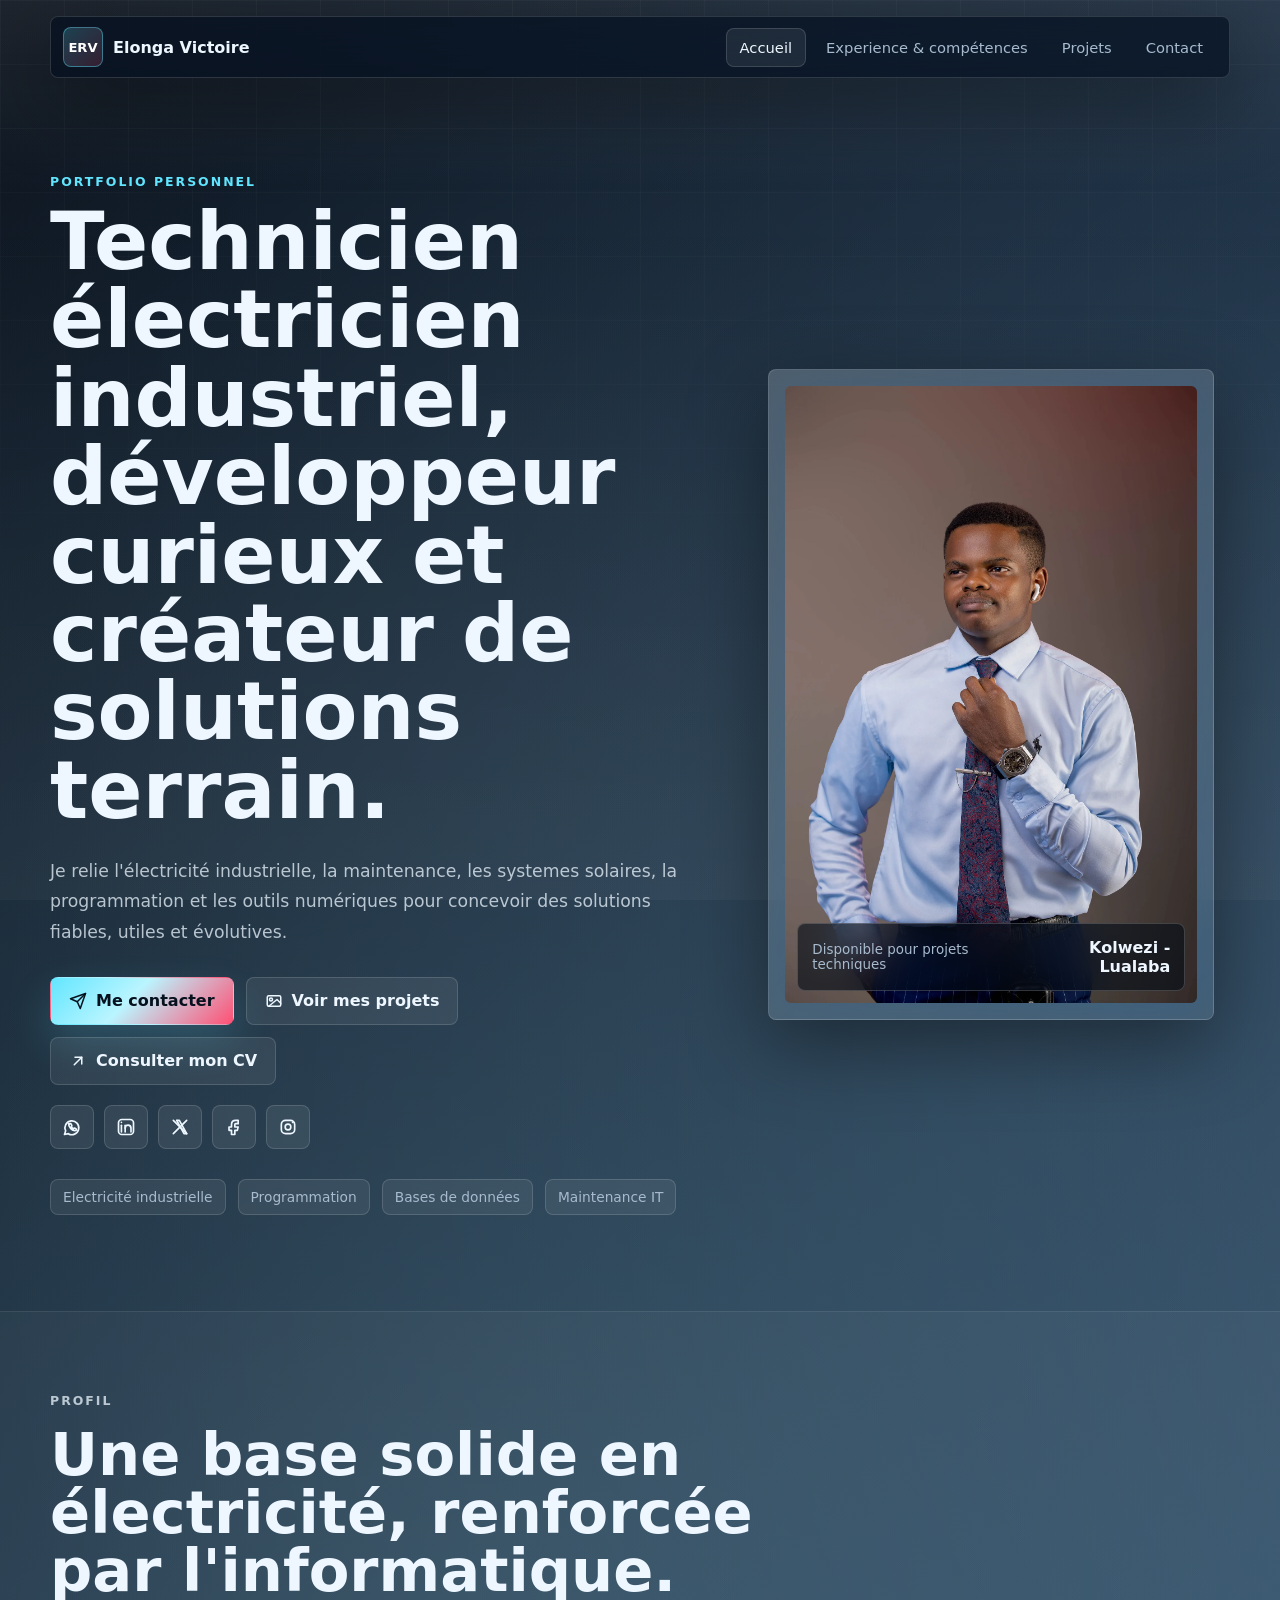
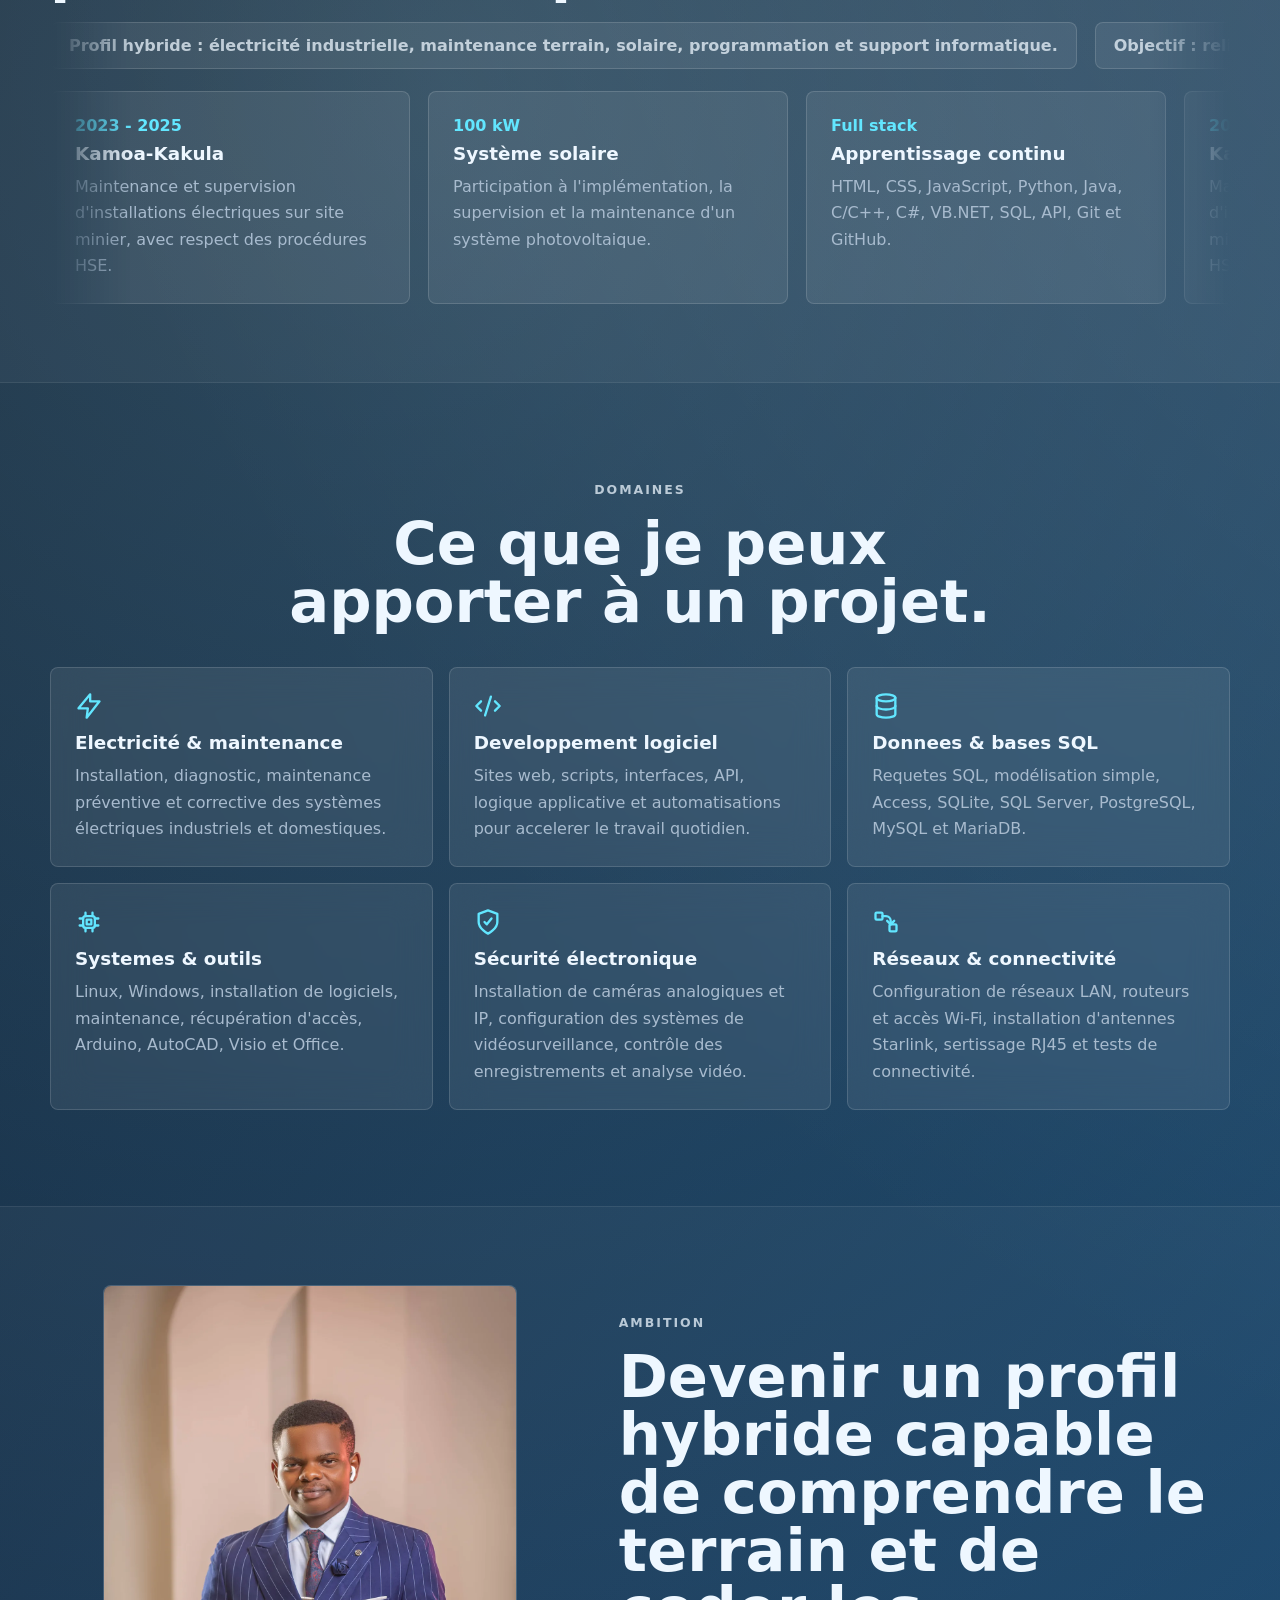
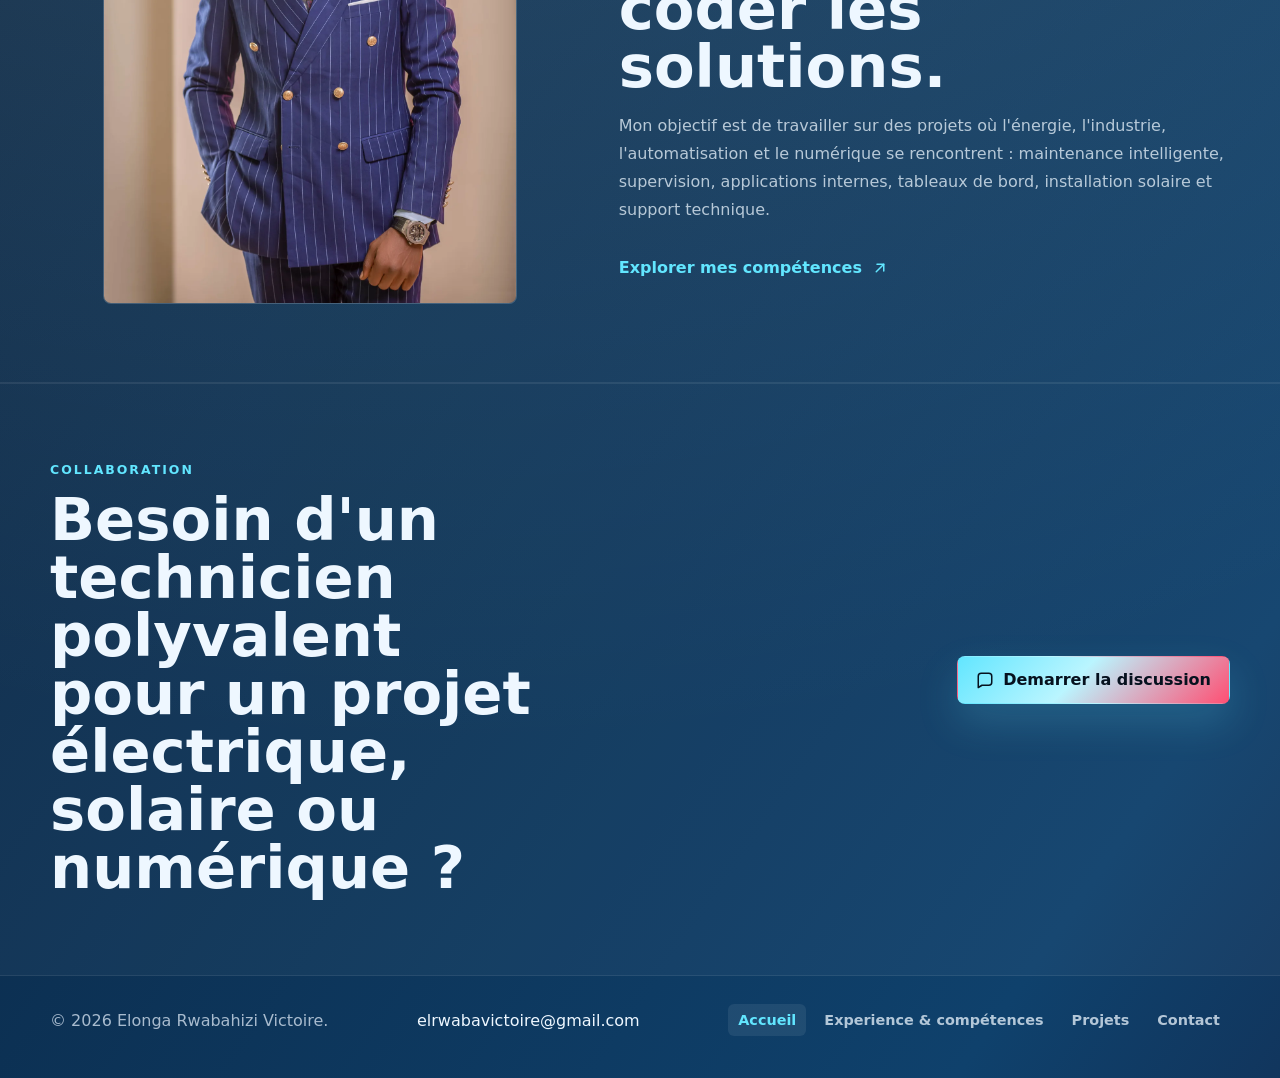
<file: index.html>
<!doctype html>
<html lang="fr">
  <head>
    <meta charset="utf-8">
    <meta name="viewport" content="width=device-width, initial-scale=1">
    <meta name="description" content="Portfolio professionnel de Elonga Rwabahizi Victoire, technicien electricien industriel et developpeur autodidacte.">
    <title>Elonga Rwabahizi Victoire - Portfolio</title>
    <link rel="stylesheet" href="assets/css/styles.css">
    <script src="assets/js/icons.js" defer></script>
    <script src="assets/js/main.js?v=20260712-2" defer></script>
  </head>
  <body data-page="home">
    <div class="site-shell">
      <header class="site-header" data-header>
        <a class="brand" href="index.html" aria-label="Accueil portfolio Elonga Rwabahizi Victoire">
          <span class="brand-mark">ERV</span>
          <span>Elonga Victoire</span>
        </a>
        <button class="nav-toggle icon-button" type="button" aria-label="Ouvrir le menu" aria-expanded="false" data-nav-toggle>
          <i data-lucide="menu"></i>
        </button>
        <nav class="main-nav" data-nav>
          <a class="active" href="index.html">Accueil</a>
          <a href="pages/competences.html">Experience & compétences</a>
          <a href="pages/projets.html">Projets</a>
          <a href="pages/contact.html">Contact</a>
        </nav>
      </header>

      <main>
        <section class="hero section-pad">
          <div class="hero-copy">
            <p class="eyebrow reveal">Portfolio personnel</p>
            <h1 class="hero-title reveal reveal-words">Technicien électricien industriel, développeur curieux et créateur de solutions terrain.</h1>
            <p class="hero-lead reveal">
              Je relie l'électricité industrielle, la maintenance, les systemes solaires, la programmation et les outils numériques pour concevoir des solutions fiables, utiles et évolutives.
            </p>
            <div class="hero-actions reveal">
              <a class="btn btn-primary magnetic" href="pages/contact.html">
                <i data-lucide="send"></i>
                Me contacter
              </a>
              <a class="btn btn-ghost magnetic" href="pages/projets.html">
                <i data-lucide="image"></i>
                Voir mes projets
              </a>
              <a class="btn btn-ghost magnetic" href="assets/docs/CV_Elonga_Rwabahizi_Victoire.pdf" target="_blank" rel="noopener">
                <i data-lucide="arrow-up-right"></i>
                Consulter mon CV
              </a>
            </div>
            <div class="social-links hero-social reveal" aria-label="Reseaux sociaux">
              <a class="social-link" href="https://wa.me/243977865911" target="_blank" rel="noopener" aria-label="WhatsApp"><i data-lucide="whatsapp"></i></a>
              <a class="social-link" href="https://www.linkedin.com/in/el-rwaba-victoire-196b5b316?utm_source=share_via&utm_content=profile&utm_medium=member_ios" target="_blank" rel="noopener" aria-label="LinkedIn"><i data-lucide="linkedin"></i></a>
              <a class="social-link" href="https://x.com/elrwabavictoire?s=11" target="_blank" rel="noopener" aria-label="Twitter X"><i data-lucide="twitter"></i></a>
              <a class="social-link" href="https://www.facebook.com/share/14kEEQC3LFH/?mibextid=wwXIfr" target="_blank" rel="noopener" aria-label="Facebook"><i data-lucide="facebook"></i></a>
              <a class="social-link" href="https://www.instagram.com/elrwabavictoire?utm_source=qr" target="_blank" rel="noopener" aria-label="Instagram"><i data-lucide="instagram"></i></a>
            </div>
            <div class="hero-tags reveal" aria-label="Competences principales">
              <span>Electricité industrielle</span>
              <span>Programmation</span>
              <span>Bases de données</span>
              <span>Maintenance IT</span>
            </div>
          </div>

          <div class="hero-visual reveal">
            <div class="portrait-glass magnetic">
              <img src="assets/images/portrait-main.webp" alt="Portrait professionnel de Elonga Rwabahizi Victoire">
              <div class="portrait-caption">
                <span>Disponible pour projets techniques</span>
                <strong>Kolwezi - Lualaba</strong>
              </div>
            </div>
          </div>
        </section>

        <section class="quick-profile full-band">
          <div class="section-inner profile-marquee reveal">
            <div class="section-heading profile-marquee-heading">
              <p class="eyebrow">Profil</p>
              <h2>Une base solide en électricité, renforcée par l'informatique.</h2>
            </div>
            <div class="profile-marquee-row profile-text-marquee" aria-label="Profil en mouvement">
              <div class="profile-marquee-track">
                <span>Profil hybride : électricité industrielle, maintenance terrain, solaire, programmation et support informatique.</span>
                <span>Objectif : relier l'énergie, l'industrie, les données et les applications utiles aux opérations.</span>
                <span>Approche : securité, diagnostic, documentation, apprentissage continu et solutions pragmatiques.</span>
              </div>
              <div class="profile-marquee-track" aria-hidden="true">
                <span>Profil hybride : électricité industrielle, maintenance terrain, solaire, programmation et support informatique.</span>
                <span>Objectif : relier l'énergie, l'industrie, les données et les applications utiles aux opérations.</span>
                <span>Approche : securité, diagnostic, documentation, apprentissage continu et solutions pragmatiques.</span>
              </div>
            </div>
            <div class="profile-marquee-row profile-card-marquee" aria-label="Points forts">
              <div class="profile-card-track">
                <article class="metric-card magnetic">
                  <span>2023 - 2025</span>
                  <strong>Kamoa-Kakula</strong>
                  <p>Maintenance et supervision d'installations électriques sur site minier, avec respect des procédures HSE.</p>
                </article>
                <article class="metric-card magnetic">
                  <span>100 kW</span>
                  <strong>Système solaire</strong>
                  <p>Participation à l'implémentation, la supervision et la maintenance d'un système photovoltaique.</p>
                </article>
                <article class="metric-card magnetic">
                  <span>Full stack</span>
                  <strong>Apprentissage continu</strong>
                  <p>HTML, CSS, JavaScript, Python, Java, C/C++, C#, VB.NET, SQL, API, Git et GitHub.</p>
                </article>
              </div>
              <div class="profile-card-track" aria-hidden="true">
                <article class="metric-card magnetic">
                  <span>2023 - 2025</span>
                  <strong>Kamoa-Kakula</strong>
                  <p>Maintenance et supervision d'installations électriques sur site minier, avec respect des procédures HSE.</p>
                </article>
                <article class="metric-card magnetic">
                  <span>100 kW</span>
                  <strong>Systeme solaire</strong>
                  <p>Participation à l'implémentation, la supervision et la maintenance d'un système photovoltaique.</p>
                </article>
                <article class="metric-card magnetic">
                  <span>Full stack</span>
                  <strong>Apprentissage continu</strong>
                  <p>HTML, CSS, JavaScript, Python, Java, C/C++, C#, VB.NET, SQL, API, Git et GitHub.</p>
                </article>
              </div>
            </div>
          </div>
        </section>

        <section class="section-pad">
          <div class="section-heading centered reveal">
            <p class="eyebrow">Domaines</p>
            <h2>Ce que je peux apporter à un projet.</h2>
          </div>
          <div class="expertise-grid">
            <article class="skill-card reveal magnetic">
              <i data-lucide="zap"></i>
              <h3>Electricité & maintenance</h3>
              <p>Installation, diagnostic, maintenance préventive et corrective des systèmes électriques industriels et domestiques.</p>
            </article>
            <article class="skill-card reveal magnetic">
              <i data-lucide="code-2"></i>
              <h3>Developpement logiciel</h3>
              <p>Sites web, scripts, interfaces, API, logique applicative et automatisations pour accelerer le travail quotidien.</p>
            </article>
            <article class="skill-card reveal magnetic">
              <i data-lucide="database"></i>
              <h3>Donnees & bases SQL</h3>
              <p>Requetes SQL, modélisation simple, Access, SQLite, SQL Server, PostgreSQL, MySQL et MariaDB.</p>
            </article>
            <article class="skill-card reveal magnetic">
              <i data-lucide="cpu"></i>
              <h3>Systemes & outils</h3>
              <p>Linux, Windows, installation de logiciels, maintenance, récupération d'accès, Arduino, AutoCAD, Visio et Office.</p>
            </article>
            <article class="skill-card reveal magnetic">
              <i data-lucide="shield-check"></i>
              <h3>Sécurité électronique</h3>
              <p>Installation de caméras analogiques et IP, configuration des systèmes de vidéosurveillance, contrôle des enregistrements et analyse vidéo.</p>
            </article>
            <article class="skill-card reveal magnetic">
              <i data-lucide="workflow"></i>
              <h3>Réseaux & connectivité</h3>
              <p>Configuration de réseaux LAN, routeurs et accès Wi-Fi, installation d'antennes Starlink, sertissage RJ45 et tests de connectivité.</p>
            </article>
          </div>
        </section>

        <section class="story-band">
          <div class="section-inner story-layout">
            <div class="story-media reveal magnetic">
              <img src="assets/images/portrait-suit.webp" alt="Elonga Rwabahizi Victoire en tenue professionnelle">
            </div>
            <div class="story-copy reveal magnetic">
              <p class="eyebrow">Ambition</p>
              <h2>Devenir un profil hybride capable de comprendre le terrain et de coder les solutions.</h2>
              <p>
                Mon objectif est de travailler sur des projets où l'énergie, l'industrie, l'automatisation et le numérique se rencontrent : maintenance intelligente, supervision, applications internes, tableaux de bord, installation solaire et support technique.
              </p>
              <a class="inline-link" href="pages/competences.html">
                Explorer mes compétences
                <i data-lucide="arrow-up-right"></i>
              </a>
            </div>
          </div>
        </section>

        <section class="cta-band">
          <div class="section-inner cta-layout reveal">
            <div>
              <p class="eyebrow">Collaboration</p>
              <h2>Besoin d'un technicien polyvalent pour un projet électrique, solaire ou numérique ?</h2>
            </div>
            <a class="btn btn-primary magnetic" href="pages/contact.html">
              <i data-lucide="message-square"></i>
              Demarrer la discussion
            </a>
          </div>
        </section>
      </main>

      <footer class="site-footer">
        <span>&copy; 2026 Elonga Rwabahizi Victoire.</span>
        <a href="mailto:elrwabavictoire@gmail.com">elrwabavictoire@gmail.com</a>
        <nav class="footer-nav" aria-label="Navigation de bas de page">
          <a class="active" href="index.html">Accueil</a>
          <a href="pages/competences.html">Experience & compétences</a>
          <a href="pages/projets.html">Projets</a>
          <a href="pages/contact.html">Contact</a>
        </nav>
      </footer>
    </div>
  </body>
</html>
</file>
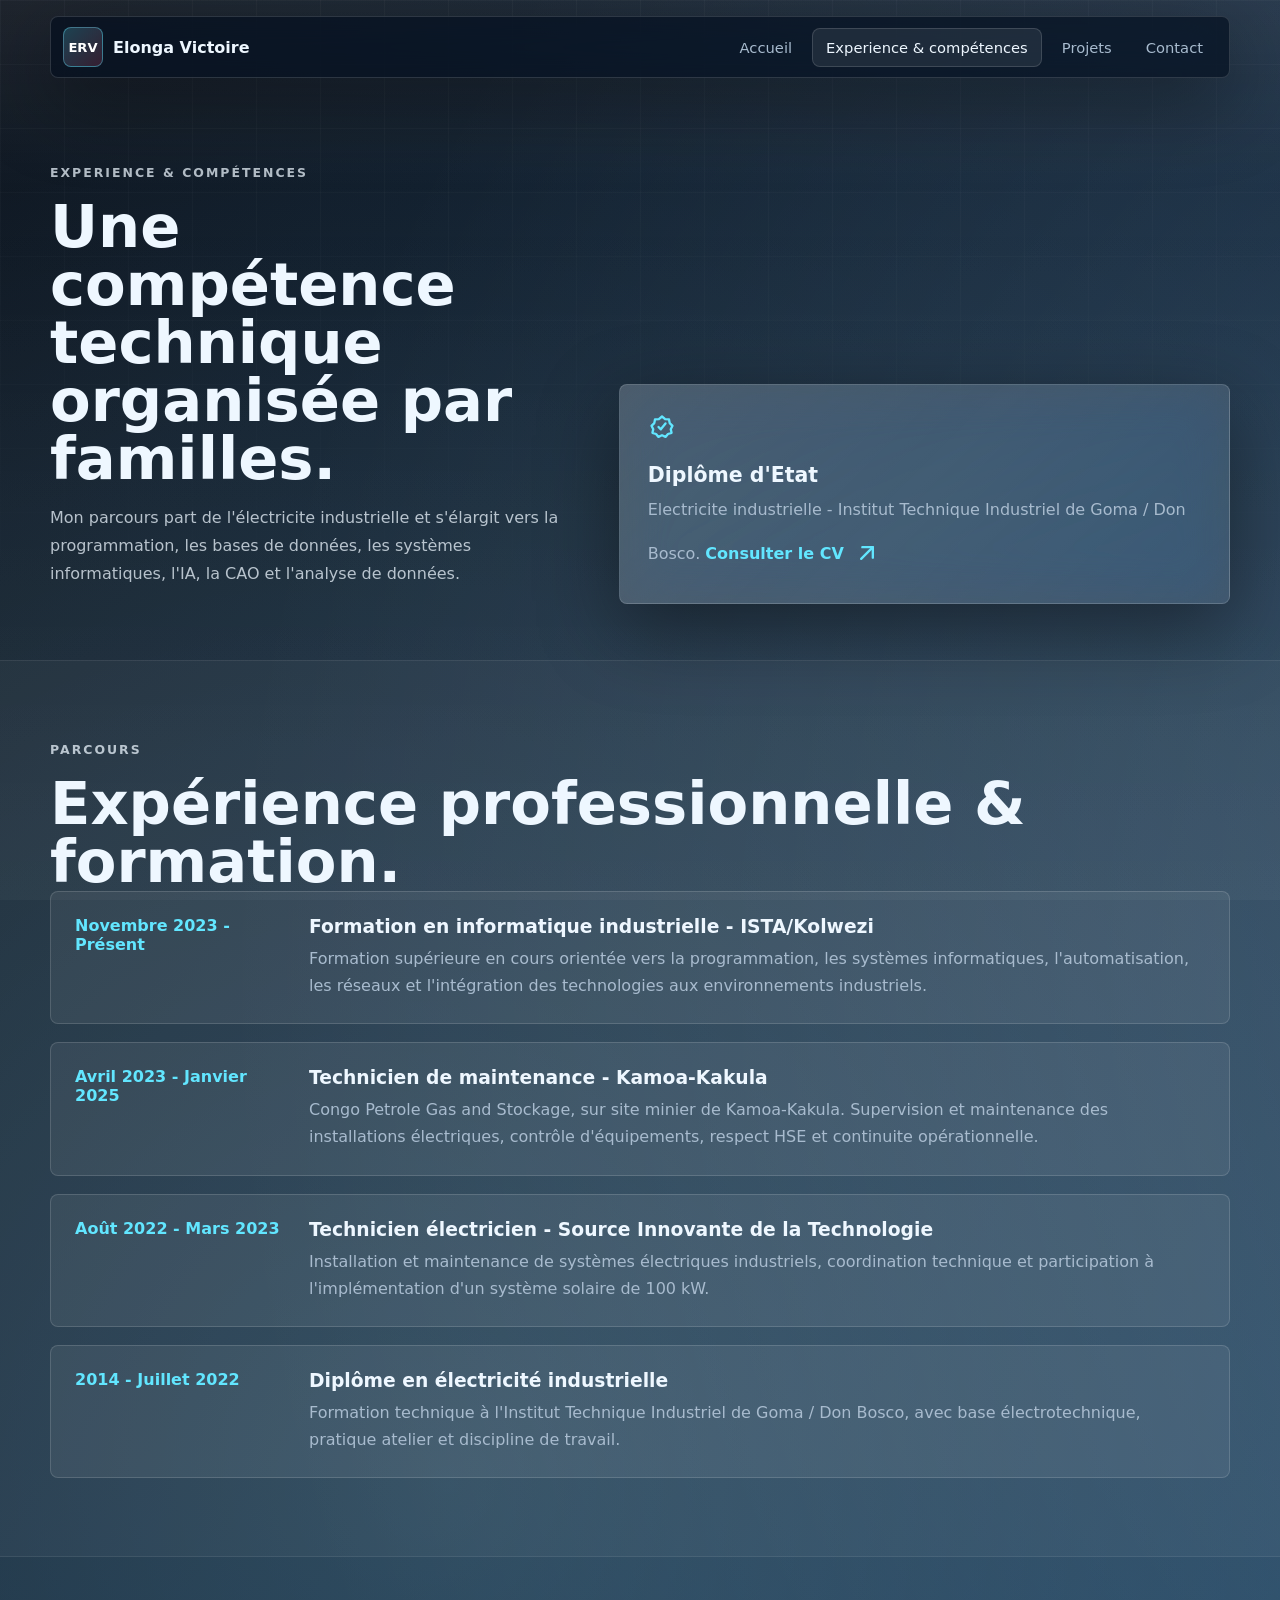
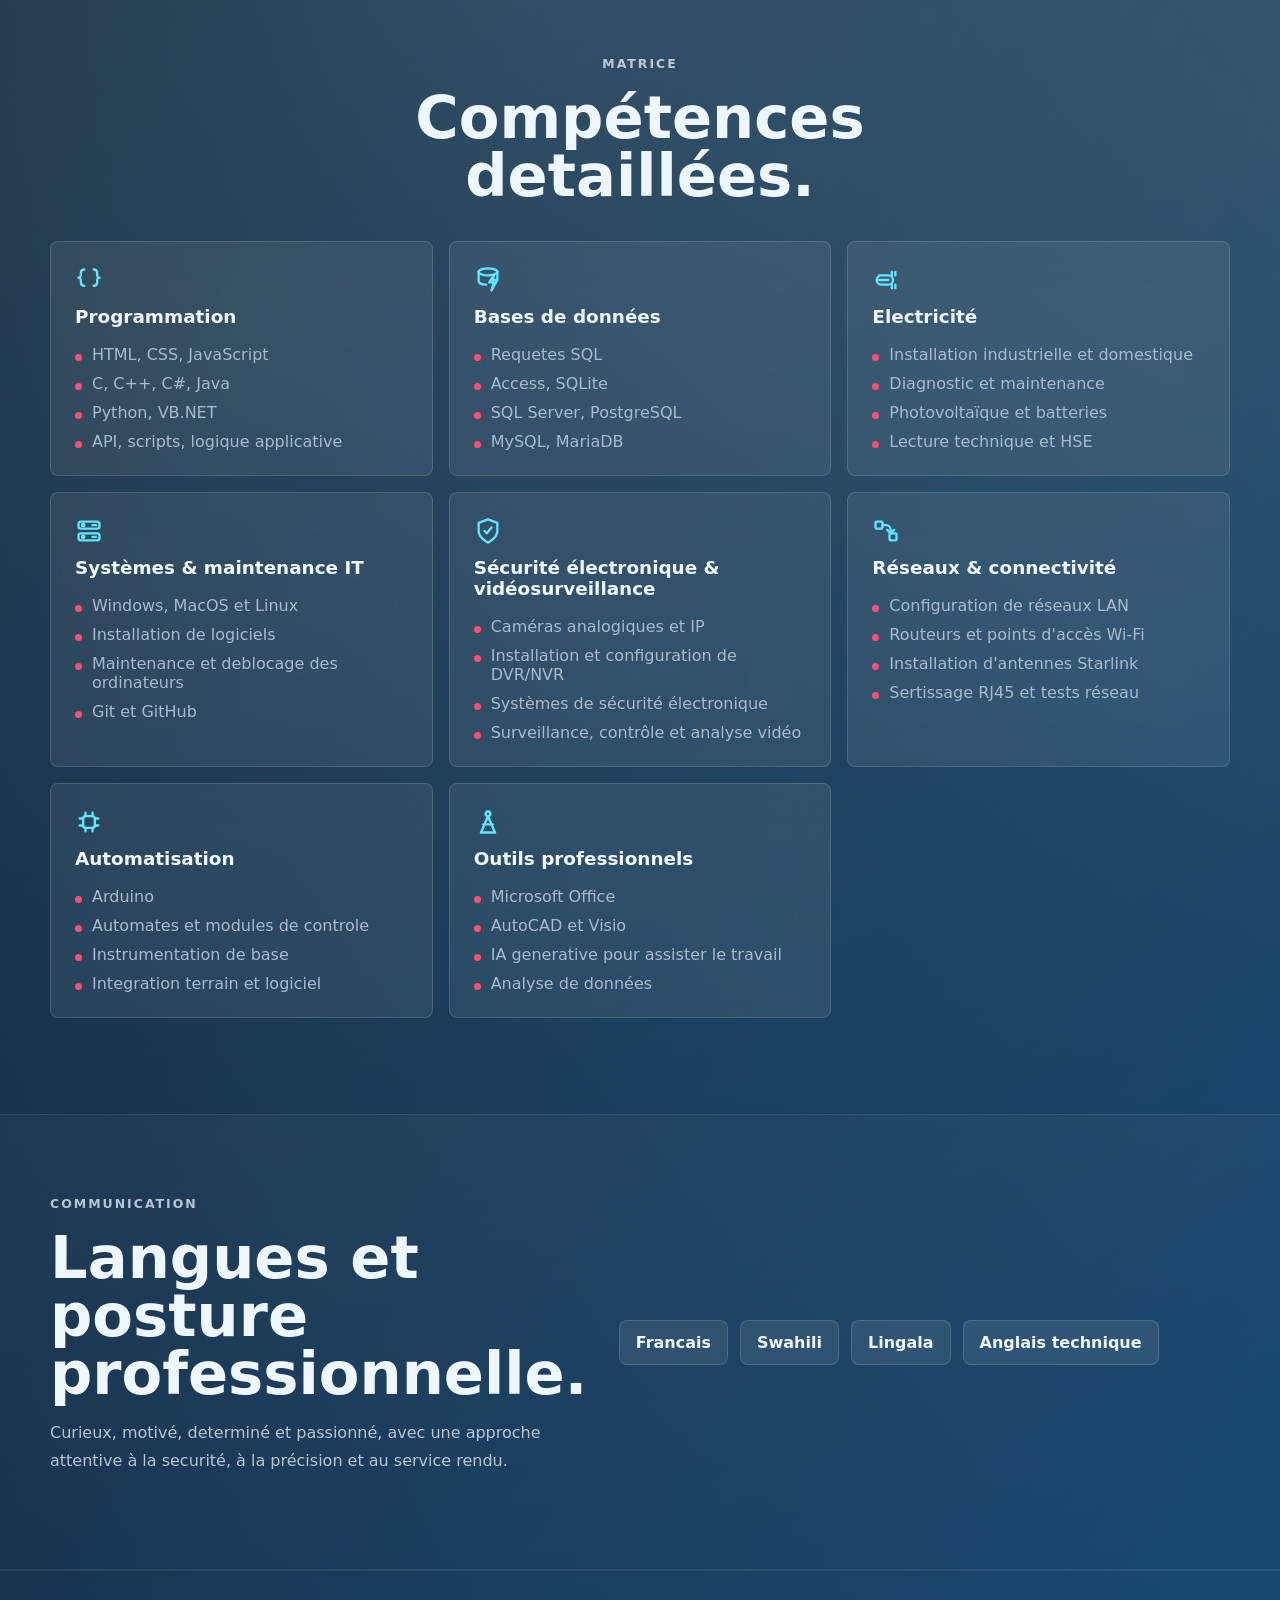
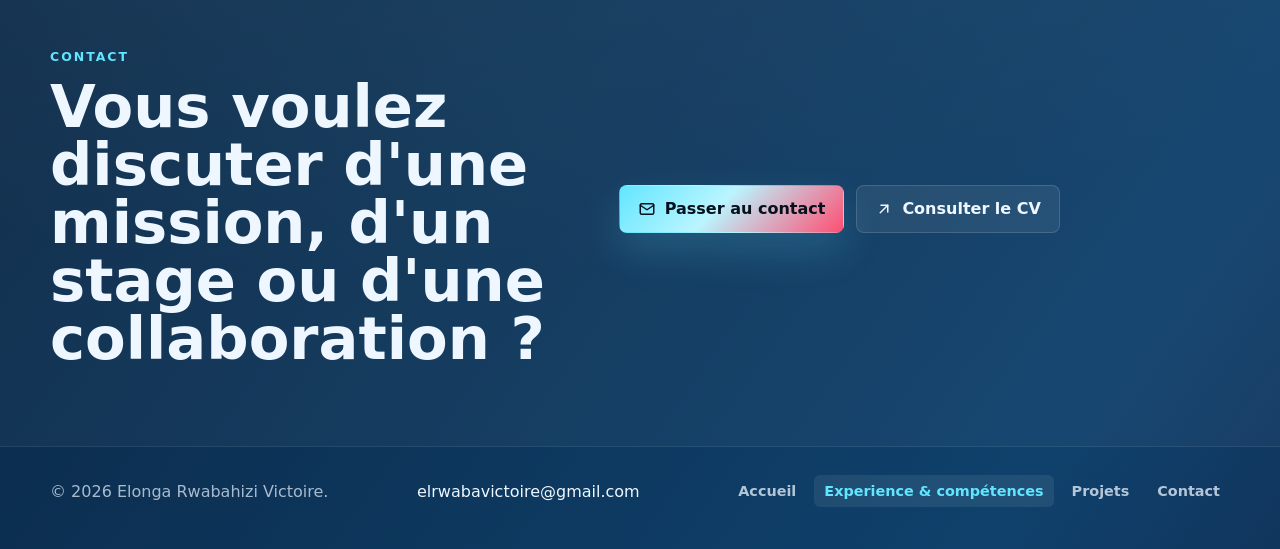
<file: pages/competences.html>
<!doctype html>
<html lang="fr">
  <head>
    <meta charset="utf-8">
    <meta name="viewport" content="width=device-width, initial-scale=1">
    <meta name="description" content="Experience, competences et parcours technique de Elonga Rwabahizi Victoire.">
    <title>Experience & compétences - Elonga Rwabahizi Victoire</title>
    <link rel="stylesheet" href="../assets/css/styles.css">
    <script src="../assets/js/icons.js" defer></script>
    <script src="../assets/js/main.js?v=20260712-2" defer></script>
  </head>
  <body data-page="skills">
    <div class="site-shell">
      <header class="site-header" data-header>
        <a class="brand" href="../index.html">
          <span class="brand-mark">ERV</span>
          <span>Elonga Victoire</span>
        </a>
        <button class="nav-toggle icon-button" type="button" aria-label="Ouvrir le menu" aria-expanded="false" data-nav-toggle>
          <i data-lucide="menu"></i>
        </button>
        <nav class="main-nav" data-nav>
          <a href="../index.html">Accueil</a>
          <a class="active" href="competences.html">Experience & compétences</a>
          <a href="projets.html">Projets</a>
          <a href="contact.html">Contact</a>
        </nav>
      </header>

      <main>
        <section class="page-hero section-pad compact">
          <div class="page-hero-copy reveal">
            <p class="eyebrow">Experience & compétences</p>
            <h1>Une compétence technique organisée par familles.</h1>
            <p>
              Mon parcours part de l'électricite industrielle et s'élargit vers la programmation, les bases de données, les systèmes informatiques, l'IA, la CAO et l'analyse de données.
            </p>
          </div>
          <div class="page-hero-aside reveal magnetic">
            <i data-lucide="badge-check"></i>
            <strong>Diplôme d'Etat</strong>
            <span>Electricite industrielle - Institut Technique Industriel de Goma / Don Bosco.</span>
            <a class="inline-link" href="../assets/docs/CV_Elonga_Rwabahizi_Victoire.pdf" target="_blank" rel="noopener">
              Consulter le CV
              <i data-lucide="arrow-up-right"></i>
            </a>
          </div>
        </section>

        <section class="timeline-band">
          <div class="section-inner">
            <div class="section-heading reveal">
              <p class="eyebrow">Parcours</p>
              <h2>Expérience professionnelle & formation.</h2>
            </div>
            <div class="timeline">
              <article class="timeline-item reveal">
                <span class="timeline-date">Novembre 2023 - Présent</span>
                <div>
                  <h3>Formation en informatique industrielle - ISTA/Kolwezi</h3>
                  <p>Formation supérieure en cours orientée vers la programmation, les systèmes informatiques, l'automatisation, les réseaux et l'intégration des technologies aux environnements industriels.</p>
                </div>
              </article>
              <article class="timeline-item reveal">
                <span class="timeline-date">Avril 2023 - Janvier 2025</span>
                <div>
                  <h3>Technicien de maintenance - Kamoa-Kakula</h3>
                  <p>Congo Petrole Gas and Stockage, sur site minier de Kamoa-Kakula. Supervision et maintenance des installations électriques, contrôle d'équipements, respect HSE et continuite opérationnelle.</p>
                </div>
              </article>
              <article class="timeline-item reveal">
                <span class="timeline-date">Août 2022 - Mars 2023</span>
                <div>
                  <h3>Technicien électricien - Source Innovante de la Technologie</h3>
                  <p>Installation et maintenance de systèmes électriques industriels, coordination technique et participation à l'implémentation d'un système solaire de 100 kW.</p>
                </div>
              </article>
              <article class="timeline-item reveal">
                <span class="timeline-date">2014 - Juillet 2022</span>
                <div>
                  <h3>Diplôme en électricité industrielle</h3>
                  <p>Formation technique à l'Institut Technique Industriel de Goma / Don Bosco, avec base électrotechnique, pratique atelier et discipline de travail.</p>
                </div>
              </article>
            </div>
          </div>
        </section>

        <section class="section-pad">
          <div class="section-heading centered reveal">
            <p class="eyebrow">Matrice</p>
            <h2>Compétences detaillées.</h2>
          </div>
          <div class="competency-grid">
            <article class="competency-card reveal magnetic">
              <i data-lucide="braces"></i>
              <h3>Programmation</h3>
              <ul>
                <li>HTML, CSS, JavaScript</li>
                <li>C, C++, C#, Java</li>
                <li>Python, VB.NET</li>
                <li>API, scripts, logique applicative</li>
              </ul>
            </article>
            <article class="competency-card reveal magnetic">
              <i data-lucide="database-zap"></i>
              <h3>Bases de données</h3>
              <ul>
                <li>Requetes SQL</li>
                <li>Access, SQLite</li>
                <li>SQL Server, PostgreSQL</li>
                <li>MySQL, MariaDB</li>
              </ul>
            </article>
            <article class="competency-card reveal magnetic">
              <i data-lucide="cable"></i>
              <h3>Electricité</h3>
              <ul>
                <li>Installation industrielle et domestique</li>
                <li>Diagnostic et maintenance</li>
                <li>Photovoltaïque et batteries</li>
                <li>Lecture technique et HSE</li>
              </ul>
            </article>
            <article class="competency-card reveal magnetic">
              <i data-lucide="server-cog"></i>
              <h3>Systèmes & maintenance IT</h3>
              <ul>
                <li>Windows, MacOS et Linux</li>
                <li>Installation de logiciels</li>
                <li>Maintenance et deblocage des ordinateurs</li>
                <li>Git et GitHub</li>
              </ul>
            </article>
            <article class="competency-card reveal magnetic">
              <i data-lucide="shield-check"></i>
              <h3>Sécurité électronique & vidéosurveillance</h3>
              <ul>
                <li>Caméras analogiques et IP</li>
                <li>Installation et configuration de DVR/NVR</li>
                <li>Systèmes de sécurité électronique</li>
                <li>Surveillance, contrôle et analyse vidéo</li>
              </ul>
            </article>
            <article class="competency-card reveal magnetic">
              <i data-lucide="workflow"></i>
              <h3>Réseaux & connectivité</h3>
              <ul>
                <li>Configuration de réseaux LAN</li>
                <li>Routeurs et points d'accès Wi-Fi</li>
                <li>Installation d'antennes Starlink</li>
                <li>Sertissage RJ45 et tests réseau</li>
              </ul>
            </article>
            <article class="competency-card reveal magnetic">
              <i data-lucide="microchip"></i>
              <h3>Automatisation</h3>
              <ul>
                <li>Arduino</li>
                <li>Automates et modules de controle</li>
                <li>Instrumentation de base</li>
                <li>Integration terrain et logiciel</li>
              </ul>
            </article>
            <article class="competency-card reveal magnetic">
              <i data-lucide="drafting-compass"></i>
              <h3>Outils professionnels</h3>
              <ul>
                <li>Microsoft Office</li>
                <li>AutoCAD et Visio</li>
                <li>IA generative pour assister le travail</li>
                <li>Analyse de données</li>
              </ul>
            </article>
          </div>
        </section>

        <section class="language-band">
          <div class="section-inner language-layout">
            <div class="section-heading reveal">
              <p class="eyebrow">Communication</p>
              <h2>Langues et posture professionnelle.</h2>
              <p>Curieux, motivé, determiné et passionné, avec une approche attentive à la securité, à la précision et au service rendu.</p>
            </div>
            <div class="language-list reveal">
              <span>Francais</span>
              <span>Swahili</span>
              <span>Lingala</span>
              <span>Anglais technique</span>
            </div>
          </div>
        </section>

        <section class="cta-band">
          <div class="section-inner cta-layout reveal">
            <div>
              <p class="eyebrow">Contact</p>
              <h2>Vous voulez discuter d'une mission, d'un stage ou d'une collaboration ?</h2>
            </div>
            <div class="cta-actions">
              <a class="btn btn-primary magnetic" href="contact.html">
                <i data-lucide="mail"></i>
                Passer au contact
              </a>
              <a class="btn btn-ghost magnetic" href="../assets/docs/CV_Elonga_Rwabahizi_Victoire.pdf" target="_blank" rel="noopener">
                <i data-lucide="arrow-up-right"></i>
                Consulter le CV
              </a>
            </div>
          </div>
        </section>
      </main>

      <footer class="site-footer">
        <span>&copy; 2026 Elonga Rwabahizi Victoire.</span>
        <a href="mailto:elrwabavictoire@gmail.com">elrwabavictoire@gmail.com</a>
        <nav class="footer-nav" aria-label="Navigation de bas de page">
          <a href="../index.html">Accueil</a>
          <a class="active" href="competences.html">Experience & compétences</a>
          <a href="projets.html">Projets</a>
          <a href="contact.html">Contact</a>
        </nav>
      </footer>
    </div>
  </body>
</html>
</file>
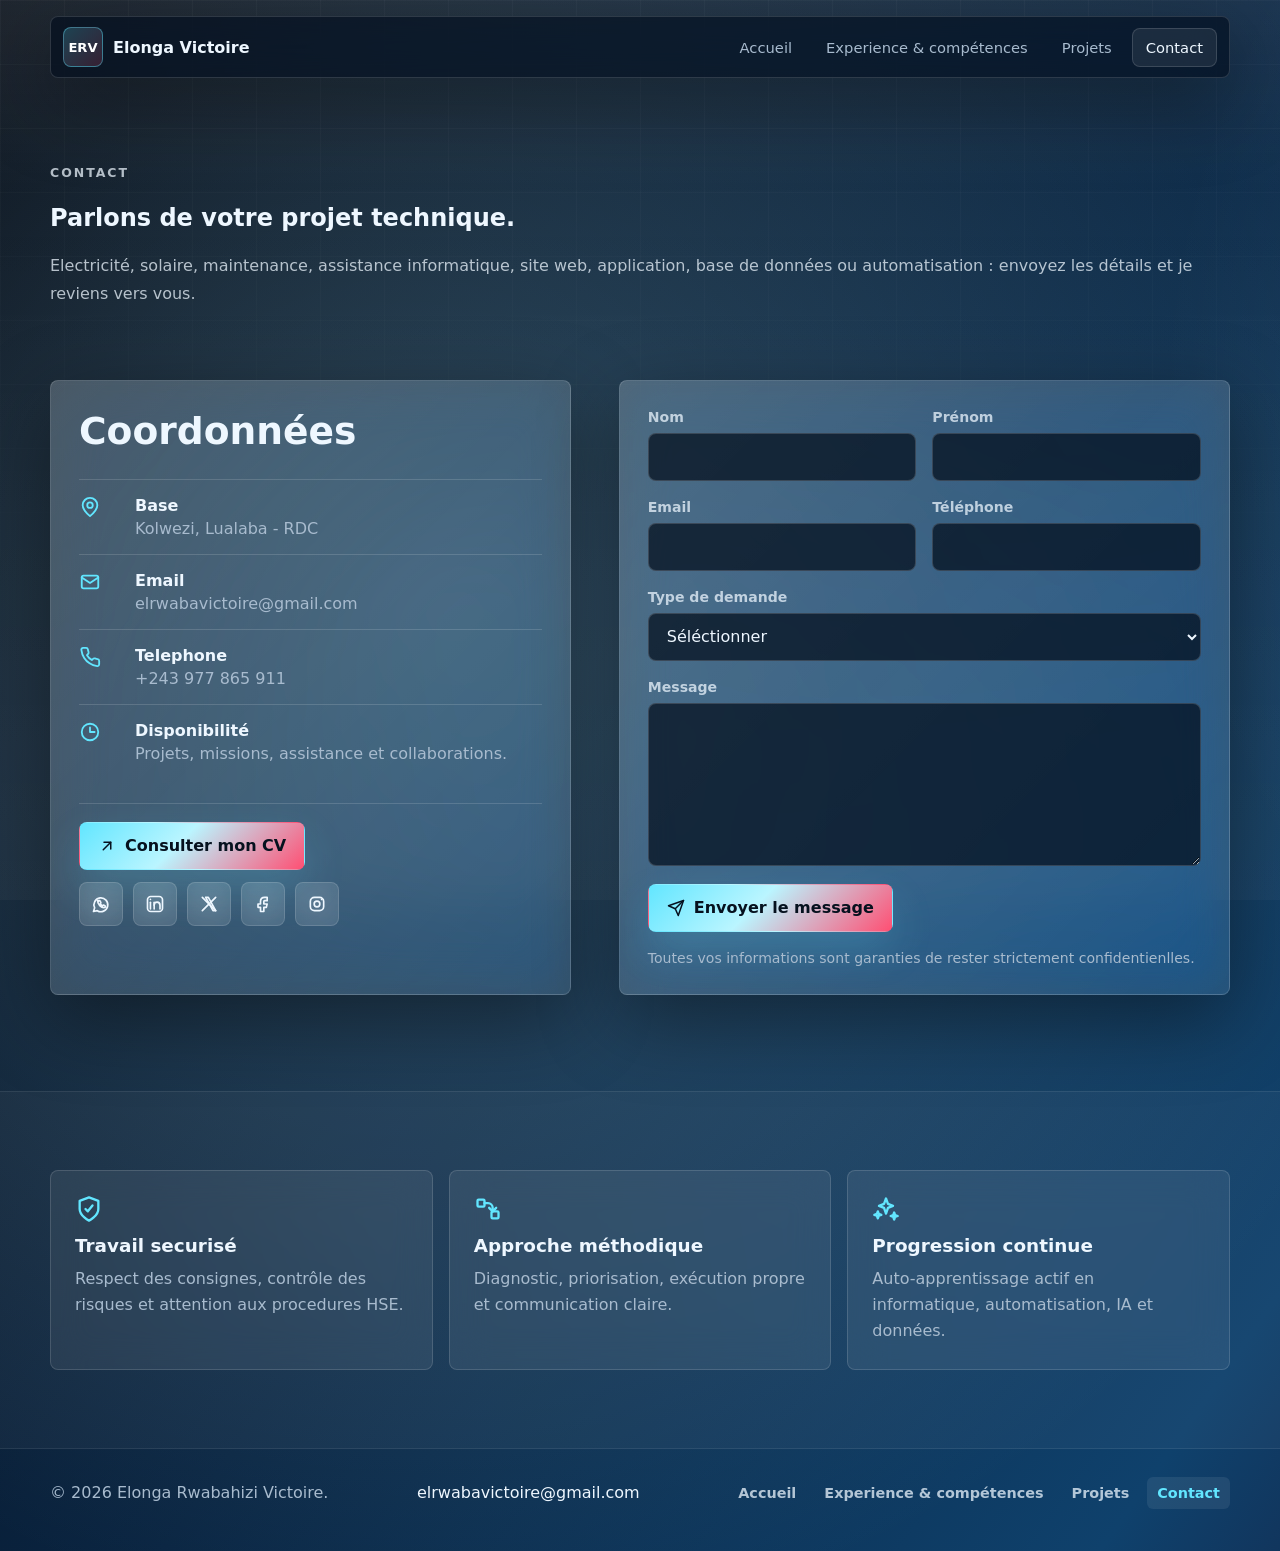
<file: pages/contact.html>
<!doctype html>
<html lang="fr">
  <head>
    <meta charset="utf-8">
    <meta name="viewport" content="width=device-width, initial-scale=1">
    <meta name="description" content="Contactez Elonga Rwabahizi Victoire pour un projet electrique, solaire, informatique ou de maintenance.">
    <title>Contact - Elonga Rwabahizi Victoire</title>
    <link rel="stylesheet" href="../assets/css/styles.css">
    <script src="../assets/js/icons.js" defer></script>
    <script src="../assets/js/main.js?v=20260712-2" defer></script>
  </head>
  <body data-page="contact">
    <div class="site-shell">
      <header class="site-header" data-header>
        <a class="brand" href="../index.html">
          <span class="brand-mark">ERV</span>
          <span>Elonga Victoire</span>
        </a>
        <button class="nav-toggle icon-button" type="button" aria-label="Ouvrir le menu" aria-expanded="false" data-nav-toggle>
          <i data-lucide="menu"></i>
        </button>
        <nav class="main-nav" data-nav>
          <a href="../index.html">Accueil</a>
          <a href="competences.html">Experience & compétences</a>
          <a href="projets.html">Projets</a>
          <a class="active" href="contact.html">Contact</a>
        </nav>
      </header>

      <main>
        <section class="contact-hero section-pad compact">
          <div class="section-heading reveal">
            <p class="eyebrow">Contact</p>
            <h1>Parlons de votre projet technique.</h1>
            <p>Electricité, solaire, maintenance, assistance informatique, site web, application, base de données ou automatisation : envoyez les détails et je reviens vers vous.</p>
          </div>
        </section>

        <section class="contact-section section-pad top-none">
          <div class="contact-layout">
            <aside class="contact-panel reveal magnetic">
              <h2>Coordonnées</h2>
              <div class="contact-item">
                <i data-lucide="map-pin"></i>
                <div>
                  <strong>Base</strong>
                  <span>Kolwezi, Lualaba - RDC</span>
                </div>
              </div>
              <div class="contact-item">
                <i data-lucide="mail"></i>
                <div>
                  <strong>Email</strong>
                  <a href="mailto:elrwabavictoire@gmail.com">elrwabavictoire@gmail.com</a>
                </div>
              </div>
              <div class="contact-item">
                <i data-lucide="phone"></i>
                <div>
                  <strong>Telephone</strong>
                  <a href="tel:+243977865911">+243 977 865 911</a>
                </div>
              </div>
              <div class="contact-item">
                <i data-lucide="clock-3"></i>
                <div>
                  <strong>Disponibilité</strong>
                  <span>Projets, missions, assistance et collaborations.</span>
                </div>
              </div>
              <div class="contact-actions">
                <a class="btn btn-primary magnetic" href="../assets/docs/CV_Elonga_Rwabahizi_Victoire.pdf" target="_blank" rel="noopener">
                  <i data-lucide="arrow-up-right"></i>
                  Consulter mon CV
                </a>
                <div class="social-links" aria-label="Reseaux sociaux">
                  <a class="social-link" href="https://wa.me/243977865911" target="_blank" rel="noopener" aria-label="WhatsApp"><i data-lucide="whatsapp"></i></a>
                  <a class="social-link" href="https://www.linkedin.com/in/el-rwaba-victoire-196b5b316?utm_source=share_via&utm_content=profile&utm_medium=member_ios" target="_blank" rel="noopener" aria-label="LinkedIn"><i data-lucide="linkedin"></i></a>
                  <a class="social-link" href="https://x.com/elrwabavictoire?s=11" target="_blank" rel="noopener" aria-label="Twitter X"><i data-lucide="twitter"></i></a>
                  <a class="social-link" href="https://www.facebook.com/share/14kEEQC3LFH/?mibextid=wwXIfr" target="_blank" rel="noopener" aria-label="Facebook"><i data-lucide="facebook"></i></a>
                  <a class="social-link" href="https://www.instagram.com/elrwabavictoire?utm_source=qr" target="_blank" rel="noopener" aria-label="Instagram"><i data-lucide="instagram"></i></a>
                </div>
              </div>
            </aside>

            <form class="contact-form reveal magnetic" action="https://formsubmit.co/elrwabavictoire@gmail.com" method="POST">
              <input type="hidden" name="_subject" value="Nouveau message depuis le portfolio de Elonga Victoire">
              <input type="hidden" name="_template" value="table">
              <input type="hidden" name="_captcha" value="false">
              <div class="form-grid">
                <label>
                  <span>Nom</span>
                  <input type="text" name="nom" autocomplete="family-name" required>
                </label>
                <label>
                  <span>Prénom</span>
                  <input type="text" name="prenom" autocomplete="given-name" required>
                </label>
              </div>
              <div class="form-grid">
                <label>
                  <span>Email</span>
                  <input type="email" name="email" autocomplete="email" required>
                </label>
                <label>
                  <span>Téléphone</span>
                  <input type="tel" name="telephone" autocomplete="tel">
                </label>
              </div>
              <label>
                <span>Type de demande</span>
                <select name="type_de_demande" required>
                  <option value="">Séléctionner</option>
                  <option>Electricité industrielle</option>
                  <option>Installation domestique</option>
                  <option>Système solaire</option>
                  <option>Programmation / site web</option>
                  <option>Base de données / API</option>
                  <option>Maintenance informatique</option>
                  <option>Autre collaboration</option>
                </select>
              </label>
              <label>
                <span>Message</span>
                <textarea name="message" rows="7" required></textarea>
              </label>
              <button class="btn btn-primary magnetic" type="submit">
                <i data-lucide="send"></i>
                Envoyer le message
              </button>
              <p class="form-note">Toutes vos informations sont garanties de rester strictement confidentienlles.</p>
            </form>
          </div>
        </section>

        <section class="contact-extra">
          <div class="section-inner extras-grid">
            <article class="extra-card reveal magnetic">
              <i data-lucide="shield-check"></i>
              <h3>Travail securisé</h3>
              <p>Respect des consignes, contrôle des risques et attention aux procedures HSE.</p>
            </article>
            <article class="extra-card reveal magnetic">
              <i data-lucide="workflow"></i>
              <h3>Approche méthodique</h3>
              <p>Diagnostic, priorisation, exécution propre et communication claire.</p>
            </article>
            <article class="extra-card reveal magnetic">
              <i data-lucide="sparkles"></i>
              <h3>Progression continue</h3>
              <p>Auto-apprentissage actif en informatique, automatisation, IA et données.</p>
            </article>
          </div>
        </section>
      </main>

      <footer class="site-footer">
        <span>&copy; 2026 Elonga Rwabahizi Victoire.</span>
        <a href="mailto:elrwabavictoire@gmail.com">elrwabavictoire@gmail.com</a>
        <nav class="footer-nav" aria-label="Navigation de bas de page">
          <a href="../index.html">Accueil</a>
          <a href="competences.html">Experience & compétences</a>
          <a href="projets.html">Projets</a>
          <a class="active" href="contact.html">Contact</a>
        </nav>
      </footer>
    </div>
  </body>
</html>
</file>
<file: assets/css/styles.css>
:root {
  color-scheme: dark;
  --bg-0: #030711;
  --bg-1: #07172d;
  --bg-2: #0c2344;
  --text: #eef7ff;
  --muted: #a8bbce;
  --soft: rgba(238, 247, 255, 0.74);
  --line: rgba(255, 255, 255, 0.14);
  --glass: rgba(255, 255, 255, 0.09);
  --glass-strong: rgba(255, 255, 255, 0.15);
  --accent: #62e6ff;
  --accent-2: #ff4f73;
  --accent-3: #f8bf4b;
  --shadow: 0 24px 80px rgba(0, 0, 0, 0.42);
  --radius: 8px;
  --max: 1180px;
}

* {
  box-sizing: border-box;
}

html {
  scroll-behavior: smooth;
}

body {
  min-height: 100vh;
  margin: 0;
  font-family: Inter, ui-sans-serif, system-ui, -apple-system, BlinkMacSystemFont, "Segoe UI", sans-serif;
  background:
    radial-gradient(circle at 16% 18%, rgba(186, 245, 255, 0.22), transparent 28%),
    radial-gradient(circle at 72% 12%, rgba(255, 255, 255, 0.16), transparent 24%),
    radial-gradient(circle at 84% 68%, rgba(255, 79, 115, 0.20), transparent 30%),
    linear-gradient(125deg, #030711 0%, #0a2542 24%, #0f416c 42%, #1a0620 60%, #092a4a 80%, #f4fbff 132%);
  background-size: 220% 220%;
  color: var(--text);
  animation: nightShift 18s ease-in-out infinite;
}

body::before {
  position: fixed;
  inset: 0;
  z-index: -2;
  content: "";
  background:
    linear-gradient(rgba(255, 255, 255, 0.035) 1px, transparent 1px),
    linear-gradient(90deg, rgba(255, 255, 255, 0.035) 1px, transparent 1px);
  background-size: 64px 64px;
  mask-image: linear-gradient(to bottom, rgba(0, 0, 0, 0.9), transparent 76%);
}

body::after {
  position: fixed;
  inset: 0;
  z-index: -1;
  content: "";
  background: linear-gradient(180deg, rgba(255, 255, 255, 0.08), transparent 22%, rgba(255, 255, 255, 0.035));
  pointer-events: none;
}

a {
  color: inherit;
  text-decoration: none;
}

img,
video {
  display: block;
  max-width: 100%;
}

button,
input,
select,
textarea {
  font: inherit;
}

button {
  cursor: pointer;
}

.site-shell {
  overflow: hidden;
}

.site-header {
  position: sticky;
  top: 16px;
  z-index: 20;
  display: flex;
  align-items: center;
  justify-content: space-between;
  width: min(calc(100% - 32px), var(--max));
  margin: 16px auto 0;
  padding: 10px 12px;
  border: 1px solid var(--line);
  border-radius: var(--radius);
  background: rgba(4, 14, 28, 0.68);
  box-shadow: var(--shadow);
  backdrop-filter: blur(22px) saturate(135%);
}

.brand {
  display: inline-flex;
  align-items: center;
  gap: 10px;
  min-width: 0;
  font-weight: 800;
  letter-spacing: 0;
}

.brand-mark {
  display: grid;
  width: 40px;
  height: 40px;
  place-items: center;
  border: 1px solid rgba(98, 230, 255, 0.4);
  border-radius: var(--radius);
  background: linear-gradient(135deg, rgba(98, 230, 255, 0.22), rgba(255, 79, 115, 0.18));
  color: #fff;
  font-size: 0.82rem;
}

.main-nav {
  display: flex;
  align-items: center;
  gap: 6px;
}

.main-nav a {
  padding: 10px 13px;
  border: 1px solid transparent;
  border-radius: var(--radius);
  color: var(--muted);
  font-size: 0.92rem;
  transition: color 180ms ease, background 180ms ease, border-color 180ms ease;
}

.main-nav a:hover,
.main-nav a.active {
  border-color: rgba(255, 255, 255, 0.14);
  background: rgba(255, 255, 255, 0.08);
  color: var(--text);
}

.nav-toggle {
  display: none;
}

.section-pad {
  width: min(calc(100% - 32px), var(--max));
  margin: 0 auto;
  padding: 96px 0;
}

.section-pad.compact {
  padding: 84px 0 56px;
}

.top-none {
  padding-top: 0;
}

.full-band,
.story-band,
.timeline-band,
.language-band,
.cta-band,
.video-band,
.contact-extra {
  border-block: 1px solid rgba(255, 255, 255, 0.08);
  background: rgba(255, 255, 255, 0.035);
}

.section-inner {
  width: min(calc(100% - 32px), var(--max));
  margin: 0 auto;
  padding: 78px 0;
}

.hero {
  display: grid;
  grid-template-columns: minmax(0, 1.05fr) minmax(320px, 0.75fr);
  gap: 72px;
  align-items: center;
  min-height: calc(100vh - 86px);
}

.eyebrow {
  margin: 0 0 14px;
  color: var(--accent);
  font-size: 0.78rem;
  font-weight: 800;
  letter-spacing: 0.16em;
  text-transform: uppercase;
}

.hero-title,
.page-hero h1,
.section-heading h2,
.story-copy h2,
.cta-layout h2 {
  margin: 0;
  font-weight: 900;
  line-height: 0.98;
  letter-spacing: 0;
}

.hero-title {
  max-width: 920px;
  font-size: 5rem;
}

.hero-lead,
.page-hero p,
.section-heading p,
.story-copy p,
.project-content p {
  color: var(--soft);
  line-height: 1.75;
}

.hero-lead {
  max-width: 720px;
  margin: 26px 0 0;
  font-size: 1.08rem;
}

.hero-actions,
.hero-tags {
  display: flex;
  flex-wrap: wrap;
  gap: 12px;
  margin-top: 30px;
}

.hero-tags span {
  padding: 9px 12px;
  border: 1px solid var(--line);
  border-radius: var(--radius);
  background: rgba(255, 255, 255, 0.07);
  color: var(--muted);
  font-size: 0.86rem;
  backdrop-filter: blur(16px);
}

.btn,
.icon-button,
.inline-link {
  display: inline-flex;
  align-items: center;
  justify-content: center;
  gap: 9px;
}

.btn {
  min-height: 48px;
  padding: 0 18px;
  border: 1px solid transparent;
  border-radius: var(--radius);
  font-weight: 800;
  transition: transform 180ms ease, border-color 180ms ease, background 180ms ease;
}

.btn svg,
.icon-button svg,
.inline-link svg {
  width: 18px;
  height: 18px;
  flex: 0 0 auto;
}

.btn-primary {
  background: linear-gradient(135deg, var(--accent), #baf5ff 44%, var(--accent-2));
  color: #06111e;
  box-shadow: 0 18px 40px rgba(98, 230, 255, 0.18);
}

.btn-ghost {
  border-color: var(--line);
  background: rgba(255, 255, 255, 0.07);
  color: var(--text);
}

.btn:hover,
.inline-link:hover {
  transform: translateY(-2px);
}

.icon-button {
  width: 42px;
  height: 42px;
  border: 1px solid var(--line);
  border-radius: var(--radius);
  background: rgba(255, 255, 255, 0.08);
  color: var(--text);
}

.site-header .nav-toggle {
  display: none;
}

.portrait-glass,
.page-hero-aside,
.contact-panel,
.contact-form,
.video-frame,
.project-video,
.gallery {
  position: relative;
  border: 1px solid var(--line);
  border-radius: var(--radius);
  background:
    linear-gradient(135deg, rgba(255, 255, 255, 0.17), rgba(255, 255, 255, 0.055)),
    rgba(255, 255, 255, 0.05);
  box-shadow: var(--shadow);
  overflow: hidden;
  backdrop-filter: blur(24px) saturate(150%);
}

.portrait-glass::before,
.page-hero-aside::before,
.contact-panel::before,
.contact-form::before,
.video-frame::before,
.project-video::before,
.gallery::before,
.skill-card::before,
.competency-card::before,
.metric-card::before {
  position: absolute;
  inset: -1px;
  content: "";
  background: radial-gradient(circle at var(--mx, 50%) var(--my, 20%), rgba(255, 255, 255, 0.28), transparent 32%);
  opacity: 0;
  transition: opacity 180ms ease;
  pointer-events: none;
}

.magnetic:hover::before {
  opacity: 1;
}

.portrait-glass {
  width: min(100%, var(--adaptive-frame-width, 100%));
  justify-self: center;
  padding: 16px;
}

.portrait-glass img {
  display: block;
  width: 100%;
  height: auto;
  border-radius: calc(var(--radius) - 2px);
  object-fit: contain;
}

.portrait-caption {
  position: absolute;
  right: 28px;
  bottom: 28px;
  left: 28px;
  display: flex;
  align-items: center;
  justify-content: space-between;
  gap: 16px;
  padding: 14px;
  border: 1px solid rgba(255, 255, 255, 0.18);
  border-radius: var(--radius);
  background: rgba(2, 10, 20, 0.6);
  backdrop-filter: blur(18px);
}

.portrait-caption span {
  color: var(--muted);
  font-size: 0.84rem;
}

.portrait-caption strong {
  text-align: right;
}

.two-column,
.story-layout,
.language-layout,
.cta-layout,
.video-layout,
.contact-layout,
.page-hero {
  display: grid;
  grid-template-columns: minmax(0, 0.92fr) minmax(0, 1.08fr);
  gap: 48px;
  align-items: start;
}

.section-heading h2,
.story-copy h2,
.cta-layout h2,
.page-hero h1 {
  font-size: 3.7rem;
}

.section-heading.centered {
  max-width: 720px;
  margin: 0 auto 36px;
  text-align: center;
}

.profile-grid,
.expertise-grid,
.competency-grid,
.extras-grid {
  display: grid;
  gap: 16px;
}

.profile-grid {
  grid-template-columns: repeat(3, minmax(0, 1fr));
}

.expertise-grid,
.competency-grid {
  grid-template-columns: repeat(3, minmax(0, 1fr));
}

.extras-grid {
  grid-template-columns: repeat(3, minmax(0, 1fr));
}

.metric-card,
.skill-card,
.competency-card,
.extra-card {
  position: relative;
  min-height: 100%;
  padding: 24px;
  border: 1px solid var(--line);
  border-radius: var(--radius);
  background: rgba(255, 255, 255, 0.075);
  overflow: hidden;
  backdrop-filter: blur(18px);
}

.metric-card span,
.timeline-date {
  color: var(--accent);
  font-weight: 900;
}

.metric-card strong,
.skill-card h3,
.competency-card h3,
.extra-card h3,
.project-content h2 {
  display: block;
  margin: 8px 0 10px;
  font-size: 1.15rem;
}

.metric-card p,
.skill-card p,
.extra-card p {
  margin: 0;
  color: var(--muted);
  line-height: 1.65;
}

.skill-card svg,
.competency-card svg,
.extra-card svg,
.page-hero-aside svg {
  width: 28px;
  height: 28px;
  color: var(--accent);
}

.story-layout {
  align-items: center;
}

.story-media {
  width: min(100%, var(--adaptive-frame-width, 100%));
  justify-self: center;
  overflow: hidden;
  border: 1px solid var(--line);
  border-radius: var(--radius);
}

.story-media img {
  display: block;
  width: 100%;
  height: auto;
  object-fit: contain;
}

.story-copy {
  max-width: 620px;
}

.inline-link {
  margin-top: 18px;
  color: var(--accent);
  font-weight: 900;
}

.cta-layout {
  align-items: center;
}

.cta-layout .btn {
  justify-self: end;
  white-space: nowrap;
}

.site-footer {
  display: flex;
  flex-wrap: wrap;
  align-items: center;
  justify-content: space-between;
  gap: 14px;
  width: min(calc(100% - 32px), var(--max));
  margin: 0 auto;
  padding: 28px 0 42px;
  color: var(--muted);
}

.site-footer a {
  color: var(--text);
}

.footer-nav {
  display: flex;
  flex-wrap: wrap;
  align-items: center;
  justify-content: flex-end;
  gap: 8px;
}

.footer-nav a {
  padding: 8px 10px;
  border-radius: 6px;
  color: var(--soft);
  font-size: 0.9rem;
  font-weight: 800;
}

.footer-nav a:hover,
.footer-nav a.active {
  background: rgba(255, 255, 255, 0.08);
  color: var(--accent);
}

.page-hero {
  align-items: end;
}

.page-hero-copy {
  max-width: 840px;
}

.page-hero-aside {
  min-height: 220px;
  padding: 28px;
}

.page-hero-aside strong {
  display: block;
  margin: 18px 0 10px;
  font-size: 1.28rem;
}

.page-hero-aside span {
  color: var(--muted);
  line-height: 1.65;
}

.timeline {
  display: grid;
  gap: 18px;
}

.timeline-item {
  display: grid;
  grid-template-columns: 210px minmax(0, 1fr);
  gap: 24px;
  padding: 24px;
  border: 1px solid var(--line);
  border-radius: var(--radius);
  background: rgba(255, 255, 255, 0.065);
}

.timeline-item h3 {
  margin: 0 0 8px;
}

.timeline-item p {
  margin: 0;
  color: var(--muted);
  line-height: 1.7;
}

.competency-card ul {
  display: grid;
  gap: 10px;
  margin: 18px 0 0;
  padding: 0;
  color: var(--muted);
  list-style: none;
}

.competency-card li {
  display: flex;
  gap: 10px;
}

.competency-card li::before {
  width: 7px;
  height: 7px;
  margin-top: 0.58em;
  border-radius: 999px;
  background: var(--accent-2);
  content: "";
  flex: 0 0 auto;
}

.language-list {
  display: flex;
  flex-wrap: wrap;
  gap: 12px;
  align-self: center;
}

.language-list span {
  padding: 12px 16px;
  border: 1px solid var(--line);
  border-radius: var(--radius);
  background: rgba(255, 255, 255, 0.08);
  font-weight: 800;
}

.projects-stack {
  display: grid;
  gap: 28px;
}

.project-detail {
  display: grid;
  grid-template-columns: minmax(0, 1fr) minmax(320px, 0.92fr);
  gap: 24px;
  align-items: stretch;
  padding: 18px;
  border: 1px solid var(--line);
  border-radius: var(--radius);
  background: rgba(255, 255, 255, 0.055);
}

.project-content {
  padding: 18px;
}

.project-content h2 {
  margin: 0 0 12px;
  font-size: 2.65rem;
  line-height: 1.04;
}

.project-meta {
  display: grid;
  gap: 10px;
  margin: 24px 0 0;
}

.project-meta div {
  padding: 14px;
  border: 1px solid var(--line);
  border-radius: var(--radius);
  background: rgba(255, 255, 255, 0.055);
}

.project-meta dt {
  color: var(--accent);
  font-size: 0.78rem;
  font-weight: 900;
  text-transform: uppercase;
}

.project-meta dd {
  margin: 4px 0 0;
  color: var(--soft);
}

.gallery {
  width: min(100%, var(--gallery-width, 620px));
  max-width: none;
  height: auto;
  aspect-ratio: var(--gallery-aspect, 4 / 3);
  min-height: 0;
  align-self: center;
  justify-self: center;
  background: rgba(1, 7, 14, 0.72);
}

.gallery-track {
  display: flex;
  height: 100%;
  transition: transform 520ms cubic-bezier(0.22, 1, 0.36, 1);
}

.gallery-track img {
  width: 100%;
  min-width: 100%;
  height: 100%;
  object-fit: contain;
  object-position: center;
}

.gallery-controls {
  position: absolute;
  right: 16px;
  bottom: 16px;
  display: flex;
  gap: 10px;
}

.gallery-dots {
  position: absolute;
  left: 18px;
  bottom: 28px;
  display: flex;
  gap: 8px;
}

.gallery-dots button {
  width: 8px;
  height: 8px;
  padding: 0;
  border: 0;
  border-radius: 999px;
  background: rgba(255, 255, 255, 0.35);
}

.gallery-dots button.active {
  width: 28px;
  background: var(--accent);
}

.video-layout {
  align-items: center;
}

.video-frame {
  min-height: 430px;
}

.video-frame video {
  width: 100%;
  height: 430px;
  object-fit: contain;
}

.project-video {
  width: min(100%, 293px);
  height: auto;
  aspect-ratio: 9 / 16;
  align-self: center;
  justify-self: center;
  overflow: hidden;
  border: 1px solid var(--line);
  border-radius: var(--radius);
  background: rgba(1, 7, 14, 0.72);
}

.project-video video {
  display: block;
  width: 100%;
  height: 100%;
  object-fit: contain;
}

.video-label {
  position: absolute;
  left: 18px;
  bottom: 18px;
  display: inline-flex;
  align-items: center;
  gap: 10px;
  padding: 12px 14px;
  border: 1px solid var(--line);
  border-radius: var(--radius);
  background: rgba(0, 0, 0, 0.45);
  backdrop-filter: blur(14px);
}

.contact-layout {
  align-items: stretch;
}

.contact-panel,
.contact-form {
  padding: 28px;
}

.contact-panel h2 {
  margin: 0 0 26px;
  font-size: 2.35rem;
}

.contact-item {
  display: grid;
  grid-template-columns: 42px minmax(0, 1fr);
  gap: 14px;
  padding: 16px 0;
  border-top: 1px solid var(--line);
}

.contact-item svg {
  width: 22px;
  height: 22px;
  color: var(--accent);
}

.contact-item strong {
  display: block;
  margin-bottom: 4px;
}

.contact-item span,
.contact-item a,
.form-note {
  color: var(--muted);
}

.contact-form {
  display: grid;
  gap: 18px;
}

.form-grid {
  display: grid;
  grid-template-columns: repeat(2, minmax(0, 1fr));
  gap: 16px;
}

label {
  display: grid;
  gap: 8px;
}

label span {
  color: var(--soft);
  font-size: 0.88rem;
  font-weight: 800;
}

input,
select,
textarea {
  width: 100%;
  border: 1px solid rgba(255, 255, 255, 0.16);
  border-radius: var(--radius);
  background: rgba(4, 14, 28, 0.72);
  color: var(--text);
  outline: none;
  transition: border-color 160ms ease, box-shadow 160ms ease;
}

input,
select {
  height: 48px;
  padding: 0 14px;
}

textarea {
  resize: vertical;
  min-height: 150px;
  padding: 14px;
}

input:focus,
select:focus,
textarea:focus {
  border-color: rgba(98, 230, 255, 0.8);
  box-shadow: 0 0 0 3px rgba(98, 230, 255, 0.12);
}

.contact-form .btn {
  width: fit-content;
}

.form-note {
  margin: 0;
  font-size: 0.88rem;
}

.extra-card {
  min-height: 190px;
}

.reveal {
  opacity: 0;
  transform: translateY(28px);
  transition: opacity 760ms ease, transform 760ms cubic-bezier(0.22, 1, 0.36, 1);
}

.reveal.in-view {
  opacity: 1;
  transform: translateY(0);
}

.reveal-words .word {
  display: inline-block;
  opacity: 0;
  transform: translateY(0.48em) rotateX(22deg);
  transform-origin: bottom;
  transition: opacity 760ms ease, transform 760ms cubic-bezier(0.22, 1, 0.36, 1);
  transition-delay: calc(var(--word-index, 0) * 34ms);
}

.reveal-words.in-view .word {
  opacity: 1;
  transform: translateY(0) rotateX(0);
}

@keyframes nightShift {
  0%,
  100% {
    background-position: 0% 50%;
  }
  50% {
    background-position: 100% 50%;
  }
}

.social-links {
  display: flex;
  flex-wrap: wrap;
  gap: 10px;
  align-items: center;
}

.hero-social {
  margin-top: 20px;
}

.social-link {
  position: relative;
  display: inline-flex;
  width: 44px;
  height: 44px;
  align-items: center;
  justify-content: center;
  border: 1px solid var(--line);
  border-radius: var(--radius);
  background: rgba(255, 255, 255, 0.08);
  color: var(--text);
  overflow: hidden;
  backdrop-filter: blur(18px);
}

.social-link svg {
  width: 20px;
  height: 20px;
}

.contact-actions,
.cta-actions {
  display: flex;
  flex-wrap: wrap;
  gap: 12px;
  align-items: center;
}

.contact-actions {
  margin-top: 24px;
  padding-top: 18px;
  border-top: 1px solid var(--line);
}

.page-hero-aside .inline-link {
  justify-content: flex-start;
  margin-top: 16px;
}

.profile-marquee {
  display: grid;
  gap: 22px;
  overflow: hidden;
}

.profile-marquee-heading {
  max-width: 820px;
}

.profile-marquee-row {
  display: flex;
  width: 100%;
  gap: 18px;
  overflow: hidden;
  mask-image: linear-gradient(90deg, transparent, #000 7%, #000 93%, transparent);
}

.profile-marquee-track,
.profile-card-track {
  display: flex;
  flex: 0 0 auto;
  gap: 18px;
  min-width: max-content;
  animation: profileSlide 28s linear infinite;
}

.profile-card-track {
  animation-duration: 38s;
}

.profile-marquee-row:hover .profile-marquee-track,
.profile-marquee-row:hover .profile-card-track {
  animation-play-state: paused;
}

.profile-text-marquee span {
  flex: 0 0 auto;
  padding: 13px 18px;
  border: 1px solid var(--line);
  border-radius: var(--radius);
  background: rgba(255, 255, 255, 0.07);
  color: var(--soft);
  font-weight: 800;
  white-space: nowrap;
  backdrop-filter: blur(16px);
}

.profile-card-track .metric-card {
  width: 360px;
  max-width: 72vw;
  flex: 0 0 min(360px, 72vw);
}

.portrait-glass,
.page-hero-aside,
.contact-panel,
.contact-form,
.video-frame,
.project-video,
.gallery,
.metric-card,
.skill-card,
.competency-card,
.extra-card,
.project-detail,
.project-meta div,
.project-video,
.story-media,
.story-copy,
.timeline-item,
.language-list span,
.hero-tags span,
.social-link {
  transition:
    transform 220ms ease,
    border-color 220ms ease,
    border-left-color 220ms ease,
    border-right-color 220ms ease,
    border-bottom-color 220ms ease,
    box-shadow 220ms ease,
    background 220ms ease;
}

.project-detail,
.project-meta div,
.story-media,
.story-copy,
.timeline-item,
.language-list span,
.hero-tags span,
.social-link {
  position: relative;
  overflow: hidden;
}

.project-detail::before,
.project-meta div::before,
.project-video::before,
.story-media::before,
.story-copy::before,
.timeline-item::before,
.language-list span::before,
.hero-tags span::before,
.social-link::before,
.extra-card::before {
  position: absolute;
  inset: -1px;
  content: "";
  background: radial-gradient(circle at var(--mx, 50%) var(--my, 20%), rgba(255, 255, 255, 0.28), transparent 32%);
  opacity: 0;
  transition: opacity 180ms ease;
  pointer-events: none;
}

.magnetic:hover::before,
.project-detail:hover::before,
.project-meta div:hover::before,
.project-video:hover::before,
.story-media:hover::before,
.story-copy:hover::before,
.timeline-item:hover::before,
.language-list span:hover::before,
.hero-tags span:hover::before,
.social-link:hover::before,
.extra-card:hover::before {
  opacity: 1;
}

.portrait-glass:hover,
.page-hero-aside:hover,
.contact-panel:hover,
.contact-form:hover,
.video-frame:hover,
.project-video:hover,
.gallery:hover,
.metric-card:hover,
.skill-card:hover,
.competency-card:hover,
.extra-card:hover,
.project-detail:hover,
.project-meta div:hover,
.story-media:hover,
.story-copy:hover,
.timeline-item:hover,
.language-list span:hover,
.hero-tags span:hover,
.social-link:hover {
  transform: translateY(-7px) scale(1.015);
  border-left-color: rgba(98, 230, 255, 0.95);
  border-bottom-color: rgba(255, 79, 115, 0.78);
  box-shadow: 0 30px 90px rgba(0, 0, 0, 0.46), 0 0 34px rgba(98, 230, 255, 0.13);
}

.metric-card:nth-child(3n + 2):hover,
.skill-card:nth-child(3n + 2):hover,
.competency-card:nth-child(3n + 2):hover,
.extra-card:nth-child(3n + 2):hover,
.project-detail:nth-child(even):hover {
  border-left-color: rgba(255, 79, 115, 0.9);
  border-bottom-color: rgba(186, 245, 255, 0.86);
}

.metric-card:nth-child(3n):hover,
.skill-card:nth-child(3n):hover,
.competency-card:nth-child(3n):hover,
.extra-card:nth-child(3n):hover,
.project-detail:nth-child(3n):hover {
  border-right-color: rgba(248, 191, 75, 0.86);
  border-bottom-color: rgba(98, 230, 255, 0.9);
}

.story-media {
  background: rgba(255, 255, 255, 0.055);
}

.story-media::after {
  position: absolute;
  inset: 0;
  content: "";
  background:
    radial-gradient(circle at 52% 42%, rgba(255, 255, 255, 0.24), transparent 34%),
    linear-gradient(135deg, rgba(98, 230, 255, 0.11), rgba(255, 79, 115, 0.08));
  opacity: 0;
  transition: opacity 220ms ease;
  pointer-events: none;
}

.story-media img {
  transition: transform 420ms cubic-bezier(0.22, 1, 0.36, 1), filter 220ms ease;
}

.story-media:hover img {
  transform: scale(1.055);
  filter: brightness(1.08) saturate(1.05);
}

.story-media:hover::after {
  opacity: 1;
}

@keyframes profileSlide {
  from {
    transform: translateX(0);
  }
  to {
    transform: translateX(calc(-100% - 18px));
  }
}

@media (max-width: 760px) {
  .profile-marquee-heading h2 {
    font-size: 2.3rem;
  }

  .profile-text-marquee span {
    max-width: 84vw;
    white-space: normal;
  }

  .profile-card-track .metric-card {
    flex-basis: 78vw;
  }

  .contact-actions .btn,
  .cta-actions .btn {
    width: 100%;
  }
}

@media (max-width: 980px) {
  .hero,
  .two-column,
  .story-layout,
  .language-layout,
  .cta-layout,
  .video-layout,
  .contact-layout,
  .page-hero,
  .project-detail {
    grid-template-columns: 1fr;
  }

  .profile-grid,
  .expertise-grid,
  .competency-grid,
  .extras-grid {
    grid-template-columns: repeat(2, minmax(0, 1fr));
  }

  .hero {
    gap: 44px;
    min-height: auto;
    padding-top: 76px;
  }

  .hero-title {
    font-size: 4.55rem;
  }

  .cta-layout .btn {
    justify-self: start;
  }

}

@media (max-width: 760px) {
  .site-header {
    top: 10px;
    width: min(calc(100% - 20px), var(--max));
  }

  .site-header .nav-toggle {
    display: inline-flex;
  }

  .main-nav {
    position: absolute;
    top: calc(100% + 10px);
    right: 0;
    left: 0;
    display: none;
    flex-direction: column;
    align-items: stretch;
    padding: 10px;
    border: 1px solid var(--line);
    border-radius: var(--radius);
    background: rgba(4, 14, 28, 0.94);
    backdrop-filter: blur(22px);
  }

  .main-nav.open {
    display: flex;
  }

  .main-nav a {
    width: 100%;
  }

  .section-pad {
    width: min(calc(100% - 24px), var(--max));
    padding: 72px 0;
  }

  .section-inner {
    width: min(calc(100% - 24px), var(--max));
    padding: 62px 0;
  }

  .hero-title {
    font-size: 3.65rem;
  }

  .section-heading h2,
  .story-copy h2,
  .cta-layout h2,
  .page-hero h1 {
    font-size: 2.65rem;
  }

  .project-content h2 {
    font-size: 2.15rem;
  }

  .profile-grid,
  .expertise-grid,
  .competency-grid,
  .extras-grid,
  .form-grid {
    grid-template-columns: 1fr;
  }

  .timeline-item {
    grid-template-columns: 1fr;
  }

  .portrait-caption {
    position: static;
    margin-top: 12px;
    flex-direction: column;
    align-items: flex-start;
  }

  .portrait-caption strong {
    text-align: left;
  }

  .site-footer {
    align-items: flex-start;
    flex-direction: column;
  }

  .footer-nav {
    width: 100%;
    display: grid;
    grid-template-columns: repeat(2, minmax(0, 1fr));
  }

  .footer-nav a {
    width: 100%;
    border: 1px solid var(--line);
    text-align: center;
  }

  .project-video {
    width: min(100%, 248px);
    height: auto;
    min-height: 0;
  }

  .video-frame,
  .video-frame video {
    min-height: 320px;
    height: 320px;
  }
}

@media (max-width: 480px) {
  .brand span:last-child {
    max-width: 130px;
    overflow: hidden;
    text-overflow: ellipsis;
    white-space: nowrap;
  }

  .hero-actions .btn,
  .contact-form .btn {
    width: 100%;
  }

  .hero-title {
    font-size: 2.75rem;
  }

  .section-heading h2,
  .story-copy h2,
  .cta-layout h2,
  .page-hero h1 {
    font-size: 2.2rem;
  }

  .project-content h2,
  .contact-panel h2 {
    font-size: 1.85rem;
  }

  .project-detail {
    padding: 12px;
  }

  .project-content,
  .contact-panel,
  .contact-form {
    padding: 20px;
  }
}

@media (prefers-reduced-motion: reduce) {
  *,
  *::before,
  *::after {
    scroll-behavior: auto !important;
    animation-duration: 0.001ms !important;
    animation-iteration-count: 1 !important;
    transition-duration: 0.001ms !important;
  }
}
</file>
